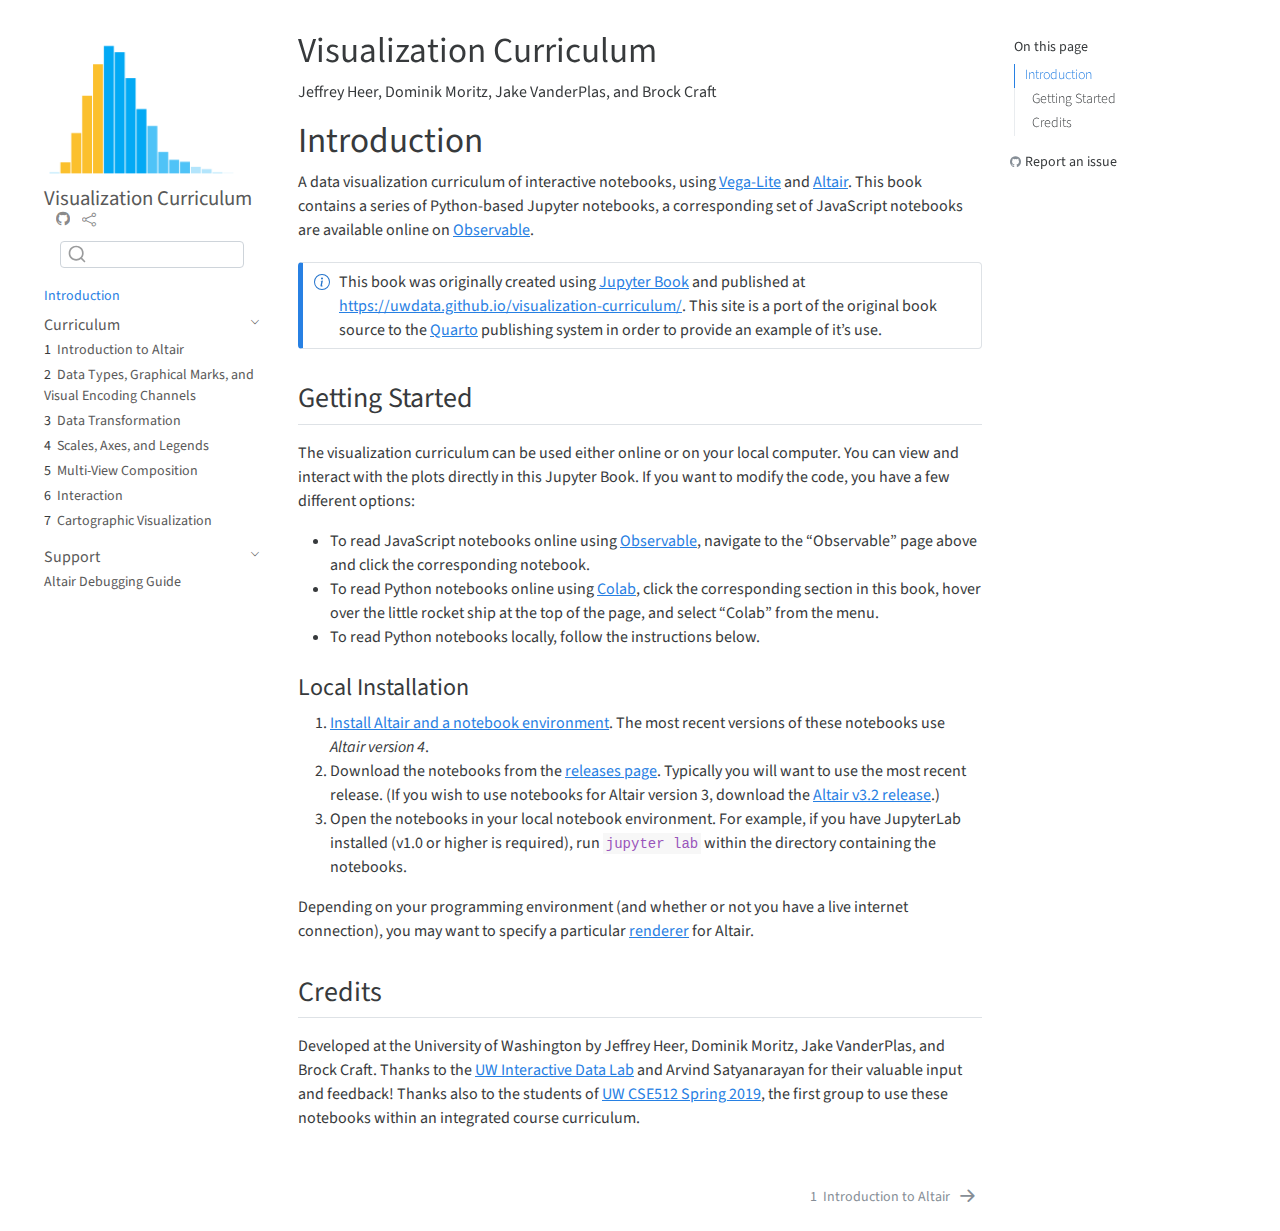
<file: docs/index.html>
<!DOCTYPE html>
<html xmlns="http://www.w3.org/1999/xhtml" lang="" xml:lang=""><head>
  <meta charset="utf-8">
  <meta name="generator" content="quarto-99.9.9">
  <meta name="viewport" content="width=device-width, initial-scale=1.0, user-scalable=yes">
  <meta name="author" content="Jeffrey Heer, Dominik Moritz, Jake VanderPlas, and Brock Craft">
  <title>Visualization Curriculum</title>
  <style>
    code{white-space: pre-wrap;}
    span.smallcaps{font-variant: small-caps;}
    span.underline{text-decoration: underline;}
    div.column{display: inline-block; vertical-align: top; width: 50%;}
    div.hanging-indent{margin-left: 1.5em; text-indent: -1.5em;}
    ul.task-list{list-style: none;}
  </style>

  <!--[if lt IE 9]>
    <script src="//cdnjs.cloudflare.com/ajax/libs/html5shiv/3.7.3/html5shiv-printshiv.min.js"></script>
  <![endif]-->
  <script src="site_libs/quarto-nav/quarto-nav.js"></script>
  <script src="site_libs/quarto-nav/headroom.min.js"></script>
  <script src="site_libs/clipboard/clipboard.min.js"></script>
  <meta name="quarto:offset" content="./">
  <script src="site_libs/quarto-search/autocomplete.umd.js"></script>
  <script src="site_libs/quarto-search/fuse.min.js"></script>
  <script src="site_libs/quarto-search/quarto-search.js"></script>
  <link href="./altair_introduction.html" rel="next">
  <script src="site_libs/quarto-html/quarto.js"></script>
  <script src="site_libs/quarto-html/popper.min.js"></script>
  <script src="site_libs/quarto-html/tippy.umd.min.js"></script>
  <script src="site_libs/quarto-html/anchor.min.js"></script>
  <link href="site_libs/quarto-html/tippy.css" rel="stylesheet">
  <link href="site_libs/quarto-html/quarto-syntax-highlighting.css" rel="stylesheet">
  <script src="site_libs/bootstrap/bootstrap.min.js"></script>
  <link href="site_libs/bootstrap/bootstrap-icons.css" rel="stylesheet">
  <link href="site_libs/bootstrap/bootstrap.min.css" rel="stylesheet">
  <script id="quarto-search-options" type="application/json">{
    "location": "sidebar",
    "copy-button": false,
    "collapse-after": 2,
    "panel-placement": "start",
    "type": "textbox",
    "limit": 20,
    "language": {
      "search-no-results-text": "No results",
      "search-matching-documents-text": "matching documents",
      "search-copy-link-title": "Copy link to search",
      "search-hide-matches-text": "Hide additional matches",
      "search-more-match-text": "more match in this document",
      "search-more-matches-text": "more matches in this document",
      "search-clear-button-title": "Clear",
      "search-detached-cancel-button-title": "Cancel",
      "search-submit-button-title": "Submit"
    }
  }</script>
</head>
<body class="floating">
<div id="quarto-search-results"></div>
  <header id="quarto-header" class="headroom fixed-top">
  <nav class="quarto-secondary-nav" data-bs-toggle="collapse" data-bs-target="#quarto-sidebar" aria-controls="quarto-sidebar" aria-expanded="false" aria-label="Toggle sidebar navigation" onclick="if (window.quartoToggleHeadroom) { window.quartoToggleHeadroom(); }">
    <div class="container-fluid d-flex justify-content-between">
      <h1 class="quarto-secondary-nav-title">Visualization Curriculum</h1>
      <button type="button" class="quarto-btn-toggle btn">
        <i class="bi bi-chevron-right"></i>
      </button>
    </div>
  </nav>
</header>
<!-- content -->
<div id="quarto-content" class="quarto-container page-columns page-rows-contents page-layout-article">
<!-- sidebar -->
  <nav id="quarto-sidebar" class="sidebar collapse sidebar-navigation floating overflow-auto">
  <div class="pt-lg-2 mt-2 text-left sidebar-header sidebar-header-stacked">
    <img src="./altair-hist.png" alt="" class="sidebar-logo py-0 d-lg-inline d-none">
    <div class="sidebar-title mb-0 py-0">
      <a href="./">Visualization Curriculum</a> 
        <div class="sidebar-tools-main">
    <a href="https://github.com/uwdata/visualization-curriculum" title="Source Code" class="sidebar-tool px-1"><i class="bi bi-github"></i></a>
    <a href="" title="Share" id="sidebar-tool-dropdown-0" class="sidebar-tool dropdown-toggle px-1" data-bs-toggle="dropdown" aria-expanded="false"><i class="bi bi-share"></i></a>
    <ul class="dropdown-menu" aria-labelledby="sidebar-tool-dropdown-0">
        <li>
          <a class="dropdown-item sidebar-tools-main-item" href="https://twitter.com/intent/tweet?url=|url|">
            <i class="bi bi-bi-twitter pe-1"></i>
          Twitter
          </a>
        </li>
        <li>
          <a class="dropdown-item sidebar-tools-main-item" href="https://www.facebook.com/sharer/sharer.php?u=|url|">
            <i class="bi bi-bi-facebook pe-1"></i>
          Facebook
          </a>
        </li>
    </ul>
</div>
    </div>
  </div>
    <div class="px-3 mt-2 flex-shrink-0 align-items-center">
      <div class="sidebar-search">
      <div id="quarto-search" class="" title="Search"></div>
      </div>
    </div>
  <div class="sidebar-menu-container"> 
  <ul class="list-unstyled mt-1">
      <li class="sidebar-item">
  <a href="./index.html" class="active">Introduction</a>
</li>
      <ul class="list-unstyled sidebar-section depth1">
    <li class="">
        <div class="me-auto">
            <a class="sidebar-section-item d-inline-flex text-start w-100 " data-bs-toggle="collapse" data-bs-target="#curriculum-collapse" aria-expanded="true">
              <div class="me-auto sidebar-section-item">Curriculum</div>
            <div><i class="bi bi-chevron-right ms-2"></i></div>
            </a>
        </div>
      <div class="collapse  show" id="curriculum-collapse">
        <ul class="list-unstyled sidebar-item-contents">
          <li class="sidebar-item">
  <a href="./altair_introduction.html" class=""><span class="chapter-number">1</span>&nbsp; <span class="chapter-title">Introduction to Altair</span></a>
</li>
          <li class="sidebar-item">
  <a href="./altair_marks_encoding.html" class=""><span class="chapter-number">2</span>&nbsp; <span class="chapter-title">Data Types, Graphical Marks, and Visual Encoding Channels</span></a>
</li>
          <li class="sidebar-item">
  <a href="./altair_data_transformation.html" class=""><span class="chapter-number">3</span>&nbsp; <span class="chapter-title">Data Transformation</span></a>
</li>
          <li class="sidebar-item">
  <a href="./altair_scales_axes_legends.html" class=""><span class="chapter-number">4</span>&nbsp; <span class="chapter-title">Scales, Axes, and Legends</span></a>
</li>
          <li class="sidebar-item">
  <a href="./altair_view_composition.html" class=""><span class="chapter-number">5</span>&nbsp; <span class="chapter-title">Multi-View Composition</span></a>
</li>
          <li class="sidebar-item">
  <a href="./altair_interaction.html" class=""><span class="chapter-number">6</span>&nbsp; <span class="chapter-title">Interaction</span></a>
</li>
          <li class="sidebar-item">
  <a href="./altair_cartographic.html" class=""><span class="chapter-number">7</span>&nbsp; <span class="chapter-title">Cartographic Visualization</span></a>
</li>
        </ul>
      </div>
    </li>
  </ul>
      <ul class="list-unstyled sidebar-section depth1">
    <li class="">
        <div class="me-auto">
            <a class="sidebar-section-item d-inline-flex text-start w-100 " data-bs-toggle="collapse" data-bs-target="#support-collapse" aria-expanded="true">
              <div class="me-auto sidebar-section-item">Support</div>
            <div><i class="bi bi-chevron-right ms-2"></i></div>
            </a>
        </div>
      <div class="collapse  show" id="support-collapse">
        <ul class="list-unstyled sidebar-item-contents">
          <li class="sidebar-item">
  <a href="./altair_debugging.html" class="">Altair Debugging Guide</a>
</li>
        </ul>
      </div>
    </li>
  </ul>
  </ul>
  </div>
</nav>
<!-- toc -->
    <nav id="TOC" role="doc-toc" class="sidebar sidebar-toc">
<h2 id="toc-title">On this page</h2>
<ul>
<li><a href="#introduction" class="nav-link active" data-scroll-target="#introduction">Introduction</a>
<ul class="collapse">
<li><a href="#getting-started" class="nav-link" data-scroll-target="#getting-started">Getting Started</a>
<ul class="collapse">
<li><a href="#local-installation" class="nav-link" data-scroll-target="#local-installation">Local Installation</a></li>
</ul></li>
<li><a href="#credits" class="nav-link" data-scroll-target="#credits">Credits</a></li>
</ul></li>
</ul>
<div class="toc-actions"><div><i class="bi bi-github"></i></div><div class="action-links"><p><a href="https://github.com/uwdata/visualization-curriculum/issues/new" class="toc-action">Report an issue</a></p></div></div></nav>
<!-- main -->
<main class="content">
<header id="title-block-header">
<h1 class="title d-none d-lg-block display-7">Visualization Curriculum</h1>
<p class="author">Jeffrey Heer, Dominik Moritz, Jake VanderPlas, and Brock Craft</p>
</header>

<section id="introduction" class="level1 unnumbered">
<h1 class="unnumbered">Introduction</h1>
<p>A data visualization curriculum of interactive notebooks, using <a href="https://vega.github.io/vega-lite/">Vega-Lite</a> and <a href="https://altair-viz.github.io/">Altair</a>. This book contains a series of Python-based Jupyter notebooks, a corresponding set of JavaScript notebooks are available online on <a href="https://observablehq.com/@uwdata/data-visualization-curriculum">Observable</a>.</p>
<div class="callout-note callout callout-style-simple">
<div class="callout-body d-flex">
<div class="callout-icon-container">
<i class="callout-icon"></i>
</div>
<div class="callout-body-container">
<p>This book was originally created using <a href="https://jupyterbook.org/">Jupyter Book</a> and published at <a href="https://uwdata.github.io/visualization-curriculum/" class="uri">https://uwdata.github.io/visualization-curriculum/</a>. This site is a port of the original book source to the <a href="https://quarto.org">Quarto</a> publishing system in order to provide an example of it’s use.</p>
</div>
</div>
</div>
<section id="getting-started" class="level2">
<h2 class="anchored" data-anchor-id="getting-started">Getting Started</h2>
<p>The visualization curriculum can be used either online or on your local computer. You can view and interact with the plots directly in this Jupyter Book. If you want to modify the code, you have a few different options:</p>
<ul>
<li>To read JavaScript notebooks online using <a href="https://observablehq.com/">Observable</a>, navigate to the “Observable” page above and click the corresponding notebook.</li>
<li>To read Python notebooks online using <a href="https://colab.research.google.com/">Colab</a>, click the corresponding section in this book, hover over the little rocket ship at the top of the page, and select “Colab” from the menu.</li>
<li>To read Python notebooks locally, follow the instructions below.</li>
</ul>
<section id="local-installation" class="level3">
<h3 class="anchored" data-anchor-id="local-installation">Local Installation</h3>
<ol type="1">
<li><a href="https://altair-viz.github.io/getting_started/installation.html">Install Altair and a notebook environment</a>. The most recent versions of these notebooks use <em>Altair version 4</em>.</li>
<li>Download the notebooks from the <a href="https://github.com/uwdata/visualization-curriculum/releases">releases page</a>. Typically you will want to use the most recent release. (If you wish to use notebooks for Altair version 3, download the <a href="https://github.com/uwdata/visualization-curriculum/releases/tag/altair-v3">Altair v3.2 release</a>.)</li>
<li>Open the notebooks in your local notebook environment. For example, if you have JupyterLab installed (v1.0 or higher is required), run <code>jupyter lab</code> within the directory containing the notebooks.</li>
</ol>
<p>Depending on your programming environment (and whether or not you have a live internet connection), you may want to specify a particular <a href="https://altair-viz.github.io/user_guide/display_frontends.html">renderer</a> for Altair.</p>
</section>
</section>
<section id="credits" class="level2">
<h2 class="anchored" data-anchor-id="credits">Credits</h2>
<p>Developed at the University of Washington by Jeffrey Heer, Dominik Moritz, Jake VanderPlas, and Brock Craft. Thanks to the <a href="https://idl.cs.washington.edu/">UW Interactive Data Lab</a> and Arvind Satyanarayan for their valuable input and feedback! Thanks also to the students of <a href="https://courses.cs.washington.edu/courses/cse512/19sp/">UW CSE512 Spring 2019</a>, the first group to use these notebooks within an integrated course curriculum.</p>


</section>
</section>
<script type="application/javascript">
window.document.addEventListener("DOMContentLoaded", function (event) {
  const icon = "";
  const anchorJS = new window.AnchorJS();
  anchorJS.options = {
    placement: 'right',
    icon: icon
  };
  anchorJS.add('.anchored');
  const clipboard = new window.ClipboardJS('.code-copy-button', {
    target: function(trigger) {
      return trigger.previousElementSibling;
    }
  });
  clipboard.on('success', function(e) {
    // button target
    const button = e.trigger;
    // don't keep focus
    button.blur();
    // flash "checked"
    button.classList.add('code-copy-button-checked');
    setTimeout(function() {
      button.classList.remove('code-copy-button-checked');
    }, 1000);
    // clear code selection
    e.clearSelection();
  });
  function tippyHover(el, contentFn) {
    const config = {
      allowHTML: true,
      content: contentFn,
      maxWidth: 500,
      delay: 100,
      arrow: false,
      appendTo: function(el) {
          return el.parentElement;
      },
      interactive: true,
      interactiveBorder: 10,
      theme: 'quarto',
      placement: 'bottom-start'
    };
    window.tippy(el, config); 
  }
  const noterefs = window.document.querySelectorAll('a[role="doc-noteref"]');
  for (var i=0; i<noterefs.length; i++) {
    const ref = noterefs[i];
    tippyHover(ref, function() {
      let href = ref.getAttribute('href');
      try { href = new URL(href).hash; } catch {}
      const id = href.replace(/^#\/?/, "");
      const note = window.document.getElementById(id);
      return note.innerHTML;
    });
  }
  var bibliorefs = window.document.querySelectorAll('a[role="doc-biblioref"]');
  for (var i=0; i<bibliorefs.length; i++) {
    const ref = bibliorefs[i];
    const cites = ref.parentNode.getAttribute('data-cites').split(' ');
    tippyHover(ref, function() {
      var popup = window.document.createElement('div');
      cites.forEach(function(cite) {
        var citeDiv = window.document.createElement('div');
        citeDiv.classList.add('hanging-indent');
        citeDiv.classList.add('csl-entry');
        var biblioDiv = window.document.getElementById('ref-' + cite);
        if (biblioDiv) {
          citeDiv.innerHTML = biblioDiv.innerHTML;
        }
        popup.appendChild(citeDiv);
      });
      return popup.innerHTML;
    });
  }
});
</script>
</main> <!-- /main -->
<nav class="page-navigation">
  <div class="nav-page nav-page-previous">
  </div>
  <div class="nav-page nav-page-next">
      <a href="./altair_introduction.html">
        <span class="nav-page-text"><span class="chapter-number">1</span>&nbsp; <span class="chapter-title">Introduction to Altair</span></span> <i class="bi bi-arrow-right-short"></i>
      </a>
  </div>
</nav>
</div> <!-- /content -->


</body></html>
</file>
<file: docs/site_libs/quarto-html/tippy.css>
.tippy-box[data-animation=fade][data-state=hidden]{opacity:0}[data-tippy-root]{max-width:calc(100vw - 10px)}.tippy-box{position:relative;background-color:#333;color:#fff;border-radius:4px;font-size:14px;line-height:1.4;outline:0;transition-property:transform,visibility,opacity}.tippy-box[data-placement^=top]>.tippy-arrow{bottom:0}.tippy-box[data-placement^=top]>.tippy-arrow:before{bottom:-7px;left:0;border-width:8px 8px 0;border-top-color:initial;transform-origin:center top}.tippy-box[data-placement^=bottom]>.tippy-arrow{top:0}.tippy-box[data-placement^=bottom]>.tippy-arrow:before{top:-7px;left:0;border-width:0 8px 8px;border-bottom-color:initial;transform-origin:center bottom}.tippy-box[data-placement^=left]>.tippy-arrow{right:0}.tippy-box[data-placement^=left]>.tippy-arrow:before{border-width:8px 0 8px 8px;border-left-color:initial;right:-7px;transform-origin:center left}.tippy-box[data-placement^=right]>.tippy-arrow{left:0}.tippy-box[data-placement^=right]>.tippy-arrow:before{left:-7px;border-width:8px 8px 8px 0;border-right-color:initial;transform-origin:center right}.tippy-box[data-inertia][data-state=visible]{transition-timing-function:cubic-bezier(.54,1.5,.38,1.11)}.tippy-arrow{width:16px;height:16px;color:#333}.tippy-arrow:before{content:"";position:absolute;border-color:transparent;border-style:solid}.tippy-content{position:relative;padding:5px 9px;z-index:1}
</file>
<file: docs/site_libs/quarto-html/quarto-syntax-highlighting.css>
/* quarto syntax highlight colors */
:root {
  --quarto-hl-ot-color: #007BA5;
  --quarto-hl-at-color: inherit;
  --quarto-hl-ss-color: #20794D;
  --quarto-hl-an-color: #5E5E5E;
  --quarto-hl-fu-color: #4758AB;
  --quarto-hl-st-color: #20794D;
  --quarto-hl-cf-color: #007BA5;
  --quarto-hl-op-color: #5E5E5E;
  --quarto-hl-er-color: #AD0000;
  --quarto-hl-bn-color: #AD0000;
  --quarto-hl-al-color: #AD0000;
  --quarto-hl-va-color: #111111;
  --quarto-hl-bu-color: inherit;
  --quarto-hl-ex-color: inherit;
  --quarto-hl-pp-color: #AD0000;
  --quarto-hl-in-color: #5E5E5E;
  --quarto-hl-vs-color: #20794D;
  --quarto-hl-wa-color: #5E5E5E;
  --quarto-hl-do-color: #5E5E5E;
  --quarto-hl-im-color: inherit;
  --quarto-hl-ch-color: #20794D;
  --quarto-hl-dt-color: #AD0000;
  --quarto-hl-fl-color: #AD0000;
  --quarto-hl-co-color: #5E5E5E;
  --quarto-hl-cv-color: #5E5E5E;
  --quarto-hl-cn-color: #8f5902;
  --quarto-hl-sc-color: #5E5E5E;
  --quarto-hl-dv-color: #AD0000;
  --quarto-hl-kw-color: #007BA5;
}

/* other quarto variables */
:root {
  --quarto-font-monospace: SFMono-Regular, Menlo, Monaco, Consolas, "Liberation Mono", "Courier New", monospace;
}

code span {
  color: #007BA5;
}

div.sourceCode {
  color: #007BA5;
}

code span.ot {
  color: #007BA5;
}

code span.ss {
  color: #20794D;
}

code span.an {
  color: #5E5E5E;
}

code span.fu {
  color: #4758AB;
}

code span.st {
  color: #20794D;
}

code span.cf {
  color: #007BA5;
}

code span.op {
  color: #5E5E5E;
}

code span.er {
  color: #AD0000;
}

code span.bn {
  color: #AD0000;
}

code span.al {
  color: #AD0000;
}

code span.va {
  color: #111111;
}

code span.pp {
  color: #AD0000;
}

code span.in {
  color: #5E5E5E;
}

code span.vs {
  color: #20794D;
}

code span.wa {
  color: #5E5E5E;
  font-style: italic;
}

code span.do {
  color: #5E5E5E;
  font-style: italic;
}

code span.ch {
  color: #20794D;
}

code span.dt {
  color: #AD0000;
}

code span.fl {
  color: #AD0000;
}

code span.co {
  color: #5E5E5E;
}

code span.cv {
  color: #5E5E5E;
  font-style: italic;
}

code span.cn {
  color: #8f5902;
}

code span.sc {
  color: #5E5E5E;
}

code span.dv {
  color: #AD0000;
}

code span.kw {
  color: #007BA5;
}
</file>
